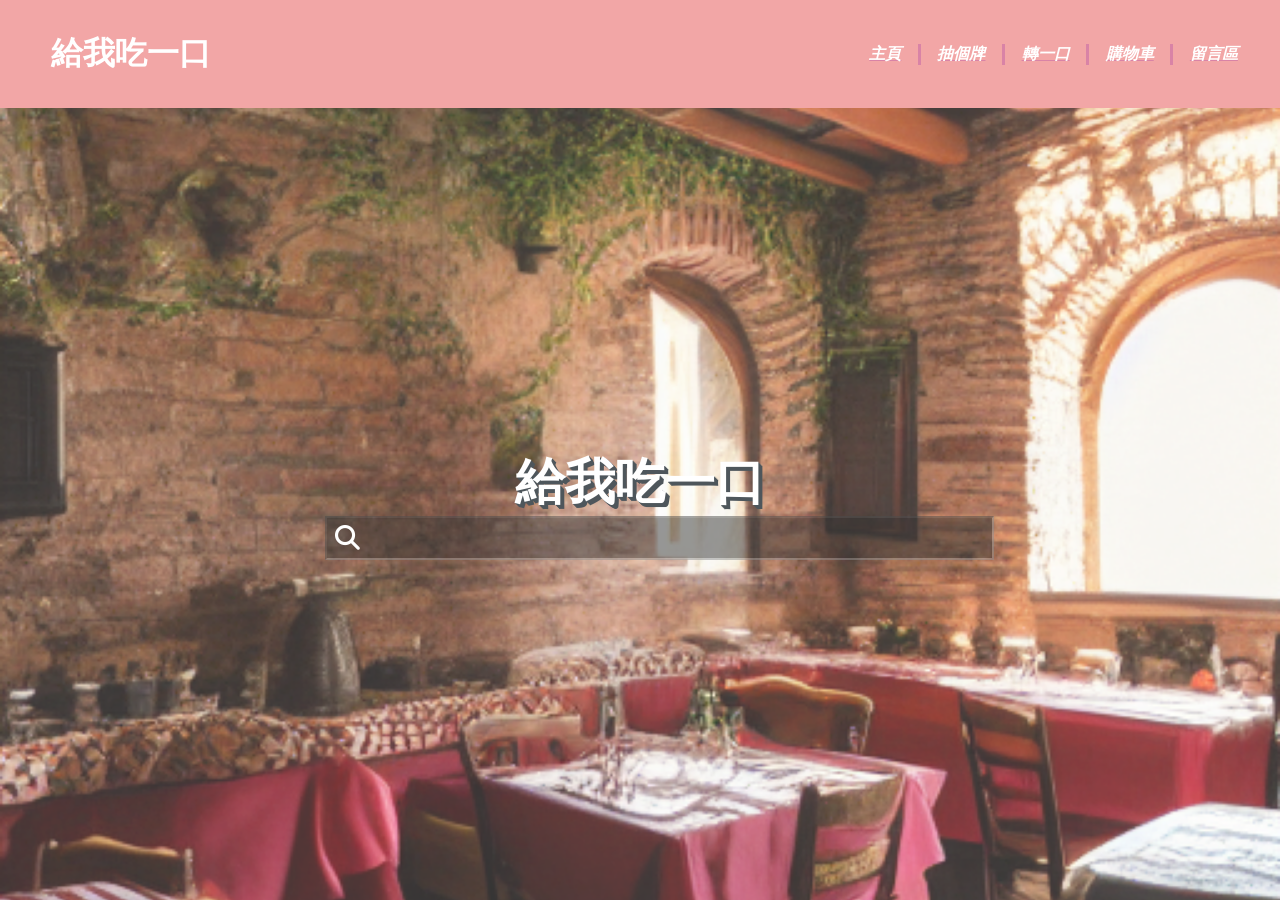
<file: index.html>
<!DOCTYPE html>
<html lang="zh-Hans">

<head>
  <meta charset="UTF-8">
  <title>Food Search</title>
  <script src="https://cdnjs.cloudflare.com/ajax/libs/jquery/3.6.0/jquery.min.js"></script>
  <link rel="stylesheet" href="./css/firstpage.css">
  <link rel="stylesheet" href="https://cdnjs.cloudflare.com/ajax/libs/font-awesome/6.5.0/css/all.min.css">
</head>

<body>
  <header id="iyp4" class="head">
    <div data-type-role="flex-row" id="i01h" class="gjs-plg-flex-row">
      <div data-type-role="flex-column" id="i6jdt" class="gjs-plg-flex-column">
        <div id="iis1i">
          <div id="i8ppd"><strong><span id="iu2tz" class="logotxt">給我吃一口</span></strong></div>
        </div>
      </div>
      <div data-type-role="flex-column" id="ivfuh" class="gjs-plg-flex-column">
        <a id="iakby" href="./recommed.html">
          <div id="igzdm" spellcheck="false">
            <div><em><span id="ikn25"><strong id="iw39j" class="shoppingbtn">留言區</strong></span></em></div>
          </div>
        </a>
        <a id="iakby" href="./choose.html">
          <div id="igzdm" spellcheck="false">
            <div><em><span id="ikn25"><strong id="iw39j" class="shoppingbtn">購物車</strong></span></em></div>
          </div>
        </a>
        <a id="iakby-2" href="./wheel.html">
          <div id="igzdm-2" spellcheck="false">
            <div id="i4f8t"><em><span id="ib2go"><strong id="ibfbk" class="Turntablebtn">轉一口</strong></span></em></div>
          </div>
        </a>
        <a id="i6uxl" href="./card.html">
          <div><span id="igrs3" spellcheck="false"><em><strong id="i2g3x" class="Carddrawbtn">抽個牌</strong></em></span>
          </div>
        </a>
        <a id="i6uxl-2" href="./index.html">
          <div><span id="igrs3-2" spellcheck="false"><em><strong id="i49sp" class="indexbtn">主頁</strong></em></span>
          </div>
        </a>
      </div>
    </div>
  </header>
  <div class="background-image">

    <div class="bg-slide"></div>
    
    <div class="wrapper">
      <h1 class="text">給我吃一口</h1>
      <div class="search">
        <i class="fa-solid fa-magnifying-glass"></i>
        <input type="text" id="text" value="">
        <div id="result"></div>
      </div>
    </div>
  </div>
</body>
<script src="./script/restaurants.js"></script>
<script src="./script/firstpage.js"></script>
<script>
  document.addEventListener("DOMContentLoaded", () => {
    let savedData = JSON.parse(localStorage.getItem("savedRestaurants")) ?? undefined;
    if (!savedData) {
      localStorage.setItem('savedRestaurants', JSON.stringify(restaurants))
    } else {
      savedData.forEach(restaurant => {
        console.log("餐廳:", restaurant.name);
        restaurant.foods.forEach(food => {
          console.log("餐點:", food.name);
        });
      });
    }
  });
</script>

</html>
</file>
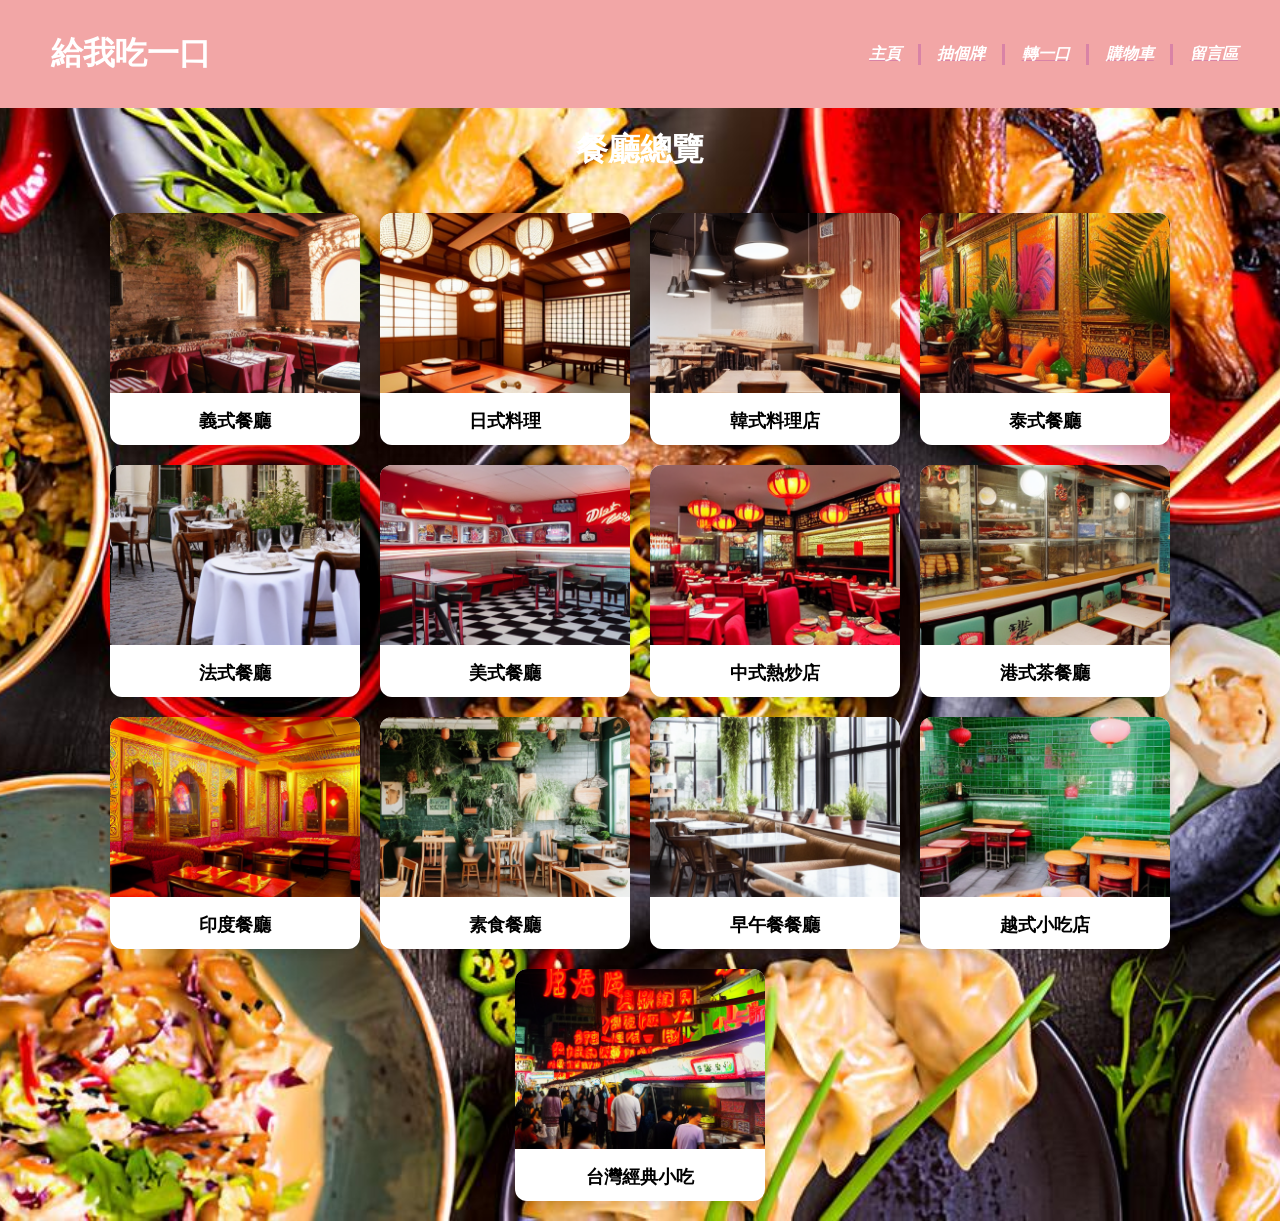
<file: choose.html>
<!DOCTYPE html>
<html lang="zh-Hant">

<head>
  <meta charset="UTF-8">
  <link rel="stylesheet" href="./css/choose.css">
  <title>餐廳總覽</title>
</head>

<body>
  <header id="iyp4" class="head">
    <div data-type-role="flex-row" id="i01h" class="gjs-plg-flex-row">
      <div data-type-role="flex-column" id="i6jdt" class="gjs-plg-flex-column">
        <div id="iis1i">
          <div id="i8ppd"><strong><span id="iu2tz" class="logotxt">給我吃一口</span></strong></div>
        </div>
      </div>
      <div data-type-role="flex-column" id="ivfuh" class="gjs-plg-flex-column">
        <a id="iakby" href="./recommed.html">
          <div id="igzdm" spellcheck="false">
            <div><em><span id="ikn25"><strong id="iw39j" class="shoppingbtn">留言區</strong></span></em></div>
          </div>
        </a>
        <a id="iakby" href="./choose.html">
          <div id="igzdm" spellcheck="false">
            <div><em><span id="ikn25"><strong id="iw39j" class="shoppingbtn">購物車</strong></span></em></div>
          </div>
        </a>
        <a id="iakby-2" href="./wheel.html">
          <div id="igzdm-2" spellcheck="false">
            <div id="i4f8t"><em><span id="ib2go"><strong id="ibfbk" class="Turntablebtn">轉一口</strong></span></em></div>
          </div>
        </a>
        <a id="i6uxl" href="./card.html">
          <div><span id="igrs3" spellcheck="false"><em><strong id="i2g3x" class="Carddrawbtn">抽個牌</strong></em></span>
          </div>
        </a>
        <a id="i6uxl-2" href="./firstpage.html">
          <div><span id="igrs3-2" spellcheck="false"><em><strong id="i49sp" class="indexbtn">主頁</strong></em></span>
          </div>
        </a>
      </div>
    </div>
  </header>
  <h1 style="text-align:center; margin-top:20px;">餐廳總覽</h1>
  <div class="restaurant-grid" id="restaurant-grid"></div>

  <script src="./script/restaurants.js"></script>
  <script src="./script/choose.js"></script>
</body>

</html>
</file>
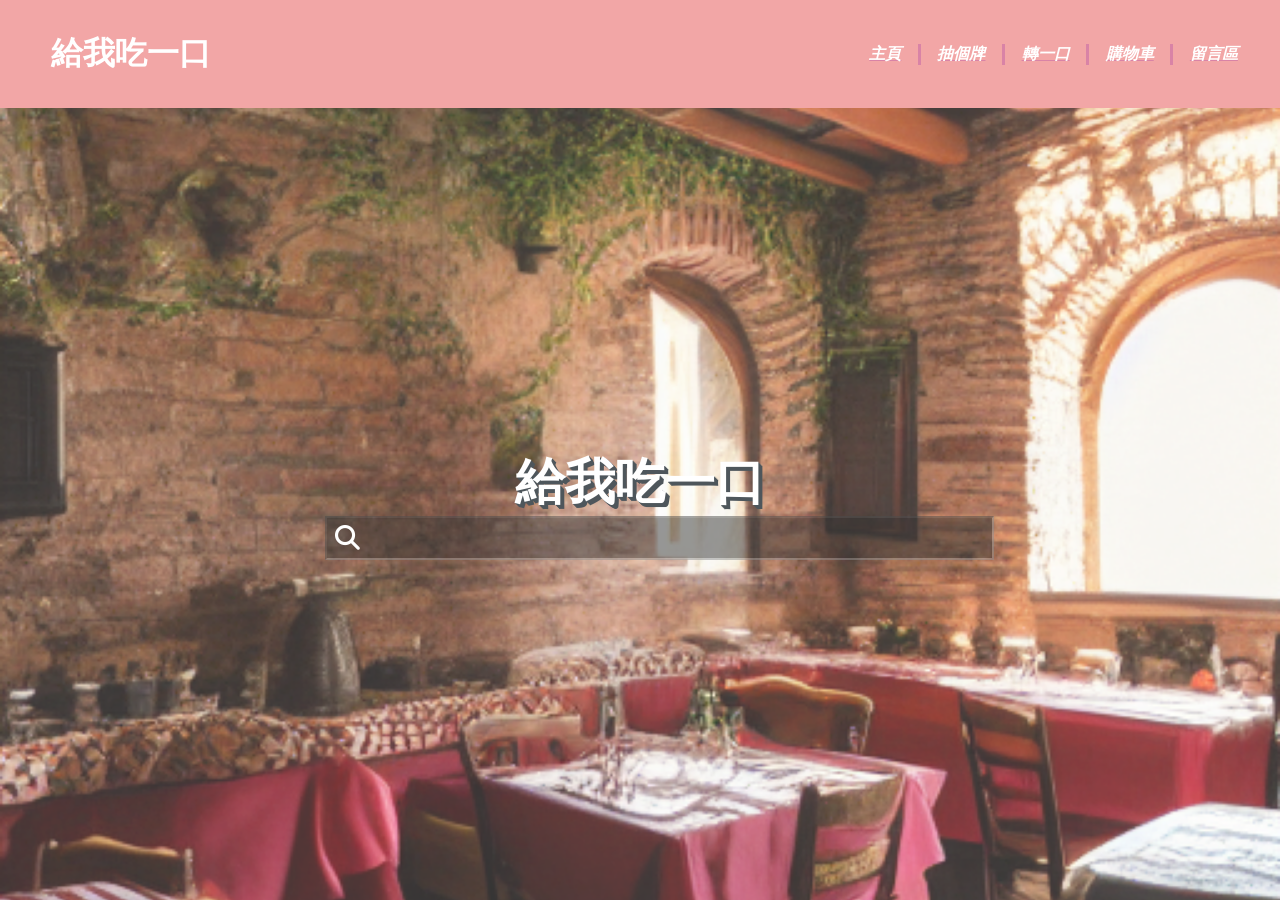
<file: firstpage.html>
<!DOCTYPE html>
<html lang="zh-Hans">

<head>
  <meta charset="UTF-8">
  <title>Food Search</title>
  <script src="https://cdnjs.cloudflare.com/ajax/libs/jquery/3.6.0/jquery.min.js"></script>
  <link rel="stylesheet" href="./css/firstpage.css">
  <link rel="stylesheet" href="https://cdnjs.cloudflare.com/ajax/libs/font-awesome/6.5.0/css/all.min.css">
</head>

<body>
  <header id="iyp4" class="head">
    <div data-type-role="flex-row" id="i01h" class="gjs-plg-flex-row">
      <div data-type-role="flex-column" id="i6jdt" class="gjs-plg-flex-column">
        <div id="iis1i">
          <div id="i8ppd"><strong><span id="iu2tz" class="logotxt">給我吃一口</span></strong></div>
        </div>
      </div>
      <div data-type-role="flex-column" id="ivfuh" class="gjs-plg-flex-column">
        <a id="iakby" href="./recommed.html">
          <div id="igzdm" spellcheck="false">
            <div><em><span id="ikn25"><strong id="iw39j" class="shoppingbtn">留言區</strong></span></em></div>
          </div>
        </a>
        <a id="iakby" href="./choose.html">
          <div id="igzdm" spellcheck="false">
            <div><em><span id="ikn25"><strong id="iw39j" class="shoppingbtn">購物車</strong></span></em></div>
          </div>
        </a>
        <a id="iakby-2" href="./wheel.html">
          <div id="igzdm-2" spellcheck="false">
            <div id="i4f8t"><em><span id="ib2go"><strong id="ibfbk" class="Turntablebtn">轉一口</strong></span></em></div>
          </div>
        </a>
        <a id="i6uxl" href="./card.html">
          <div><span id="igrs3" spellcheck="false"><em><strong id="i2g3x" class="Carddrawbtn">抽個牌</strong></em></span>
          </div>
        </a>
        <a id="i6uxl-2" href="./firstpage.html">
          <div><span id="igrs3-2" spellcheck="false"><em><strong id="i49sp" class="indexbtn">主頁</strong></em></span>
          </div>
        </a>
      </div>
    </div>
  </header>
  <div class="background-image">

    <div class="bg-slide"></div>
    
    <div class="wrapper">
      <h1 class="text">給我吃一口</h1>
      <div class="search">
        <i class="fa-solid fa-magnifying-glass"></i>
        <input type="text" id="text" value="">
        <div id="result"></div>
      </div>
    </div>
  </div>
</body>
<script src="./script/restaurants.js"></script>
<script src="./script/firstpage.js"></script>
<script>
  document.addEventListener("DOMContentLoaded", () => {
    let savedData = JSON.parse(localStorage.getItem("savedRestaurants")) ?? undefined;
    if (!savedData) {
      localStorage.setItem('savedRestaurants', JSON.stringify(restaurants))
    } else {
      savedData.forEach(restaurant => {
        console.log("餐廳:", restaurant.name);
        restaurant.foods.forEach(food => {
          console.log("餐點:", food.name);
        });
      });
    }
  });
</script>

</html>
</file>
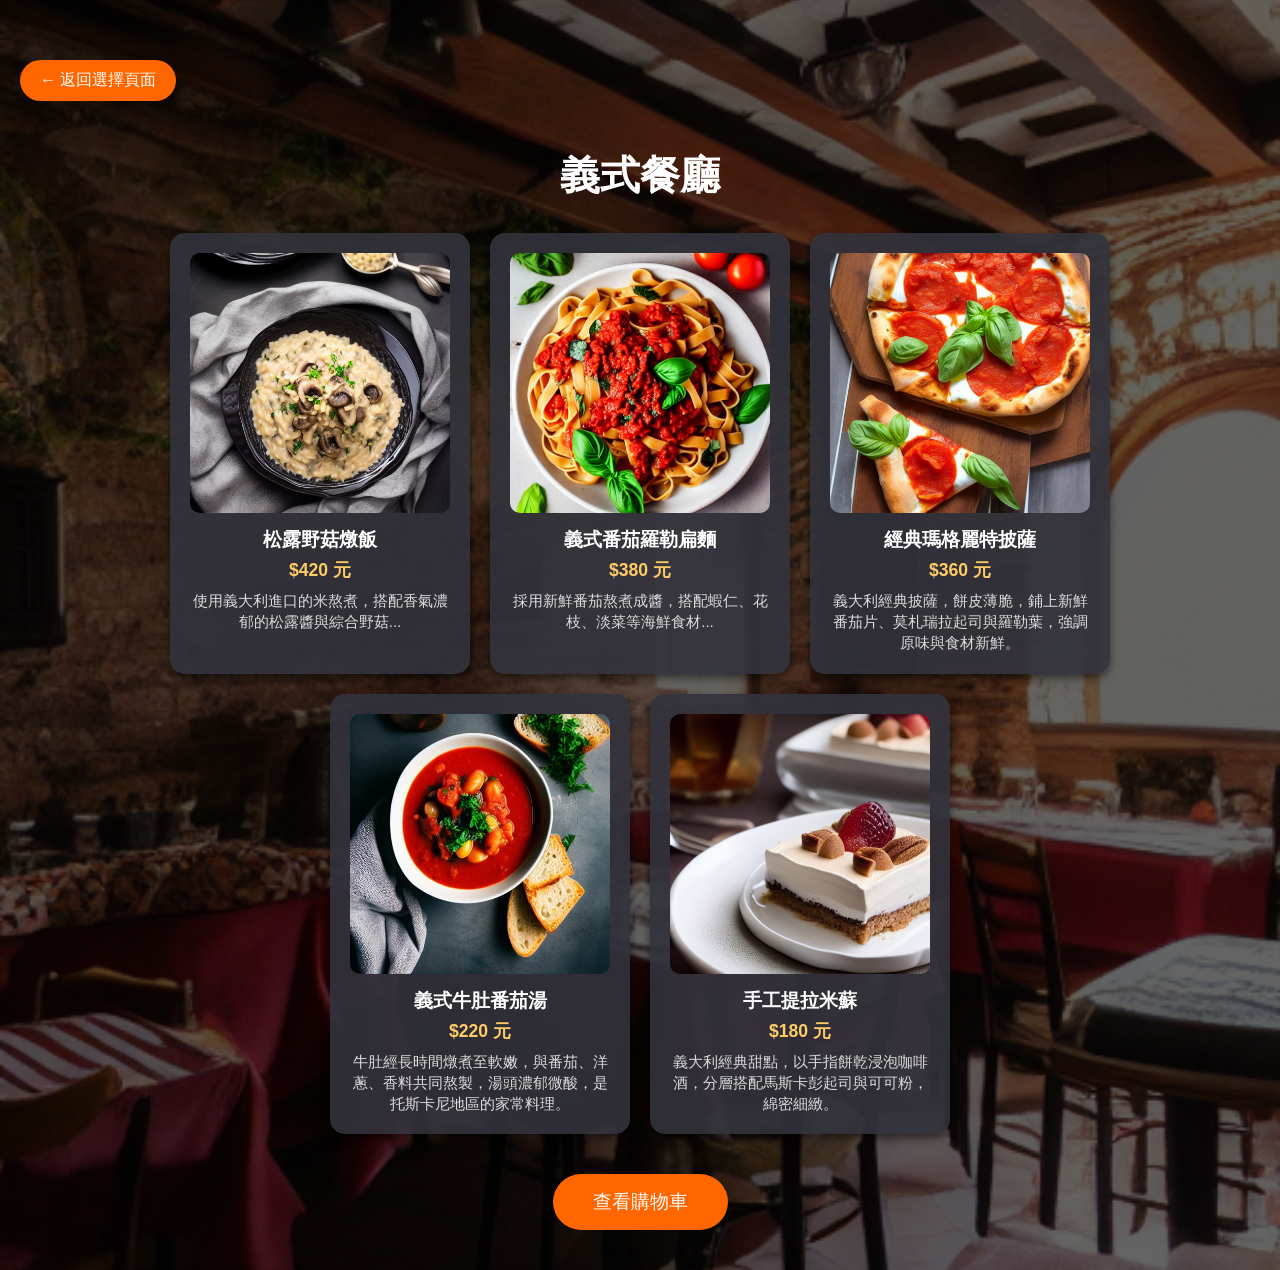
<file: food.html>
<!DOCTYPE html>
<html lang="zh-Hant">

<head>
  <meta charset="UTF-8" />
  <title>餐廳菜單與購物車</title>
  <style>
    .highlighted-food {
      border: 4px solid gold;
      box-shadow: 0 0 10px gold;
      border-radius: 10px;
    }

    .highlighted-food {
      border: 4px solid gold;
      box-shadow: 0 0 15px gold;
      border-radius: 10px;
      animation: blink 1s infinite alternate;
    }

    @keyframes blink {
      from {
        box-shadow: 0 0 10px gold;
      }

      to {
        box-shadow: 0 0 20px orange;
      }
    }
  </style>
  <link rel="stylesheet" href="./css/food.css">
</head>

<body>

  <!-- 菜單區 -->
  <div class="overlay menu-section">
    <!-- 新增：返回 choose.html 按鈕 -->
  <button class="back-to-choose" id="back-to-choose-btn">← 返回選擇頁面</button>
    <h1 id="restaurant-name">餐廳名稱</h1>
    <div class="description" id="restaurant-description">介紹文字</div>
    <div class="menu-container" id="menu-container"></div>
    <button class="checkout" id="show-cart-btn">查看購物車</button>
  </div>

  <!-- 購物車區 -->
  <div class="overlay cart-section">
    <div class="back-button" id="back-to-menu">返回</div>
    <div class="cart-menu-container" id="cart-menu-container"></div>
    <div class="total-section">
      <div class="price-label" id="total-price">價格：$0 元</div><br />
      <button class="buy-button" id="buy-button">購買</button>
    </div>
  </div>

  <script src="./script/restaurants.js"></script>
  <script src="./script/food.js"></script>
</body>

</html>



<!-- 幫我設定按下查看購物車時，網頁中間會出現一個panel -->
<!-- 我希望我的selectedRestaurant.foods.forEach能夠被點擊，被點擊之後能夠在shopcar.html出現一樣的內容 -->
<!-- 接收到來自choose.html的對應按鈕之後，會出現對應的菜單，例如choose.html選擇日式料理，會出現日式料理的菜單 -->
<!-- 我希望我的food.html的const menuContainer = document.getElementById被按下去之後
，被點選的const menuContainer = document.getElementById的資料會傳送到shopcar.html裡的createMenuItem(不是點選之後直接到shopcar.html)
，並呈現出來。
在我點選food.html的結帳時，會到shopcar.html；在我點選shopcar.html的返回時，會回到food.html -->
</file>
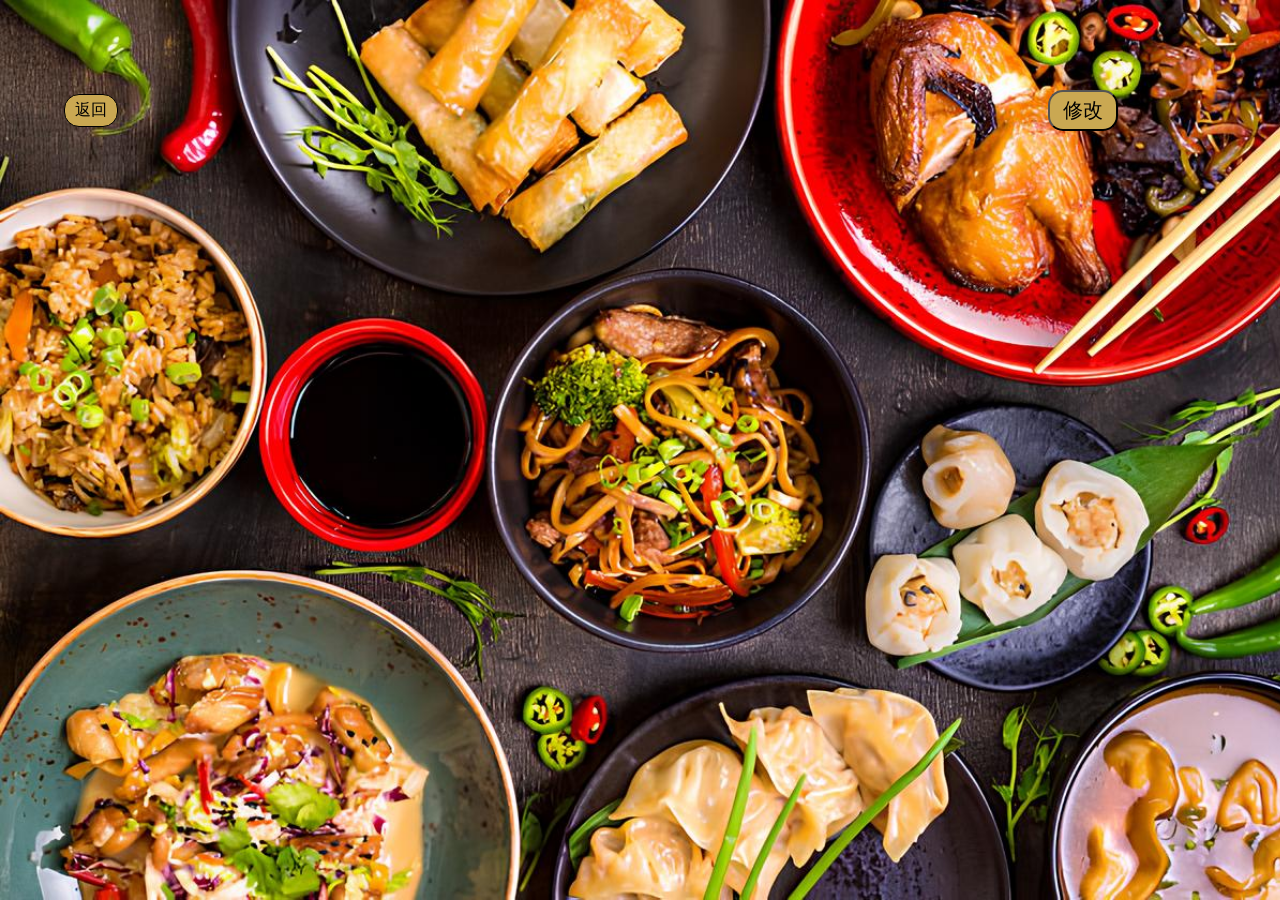
<file: menu.html>
<!DOCTYPE html>
<html lang="en">

<head>
    <meta charset="UTF-8">
    <meta name="viewport" content="width=device-width, initial-scale=1.0">
    <title>Menu</title>
    <link rel="stylesheet" href="./css/menu.css">
    <script src="https://code.jquery.com/jquery-3.7.1.min.js"
        integrity="sha256-/JqT3SQfawRcv/BIHPThkBvs0OEvtFFmqPF/lYI/Cxo=" crossorigin="anonymous"></script>
</head>

<template class="dish-template">
    <div class="dishes">
        <div class="dishes-img">
            <input type="file" class="upload-img" />
        </div>
        <div class="dishes-info">
            <div class="dishes-name">
                <input type="text" class="text" placeholder="餐點名稱" />
            </div>
            <div class="dishes-price">
                <input type="number" class="text" placeholder="價錢" />
            </div>
        </div>

    </div>
</template>
<body>

    <div class="container">
        <div class="show-page" id="show-page">
            <div class="menu-header">
                <button class="backfirst-btn" id="backfirst-btn">返回</button>
                <button class="edit-btn" id="edit-btn">修改</button>
            </div>
            <div class="menu-container" id="menuContainer"></div>
        </div>


        <div id="edit-page" style="display: none;">
            <div class="menu-header">
                <button class="edit-btn" id="show-btn">返回</button>
            </div>

            <div class="menu-container" id="edit-container">
                <div class="overlay">
                    <div class="left">
                        <h3>上傳餐廳名稱與圖片</h3>
                        <input type="file" class="upload-img" id="restaurantImage" />
                        <div class="res-name">
                            <input id="restaurantName" type="text" class="text" placeholder="餐廳名稱" />
                        </div>

                    </div>
                    <div class="right">
                        <h3>上傳餐點名稱與圖片</h4>
                            <div class="dishes-container" id="dishes-container">
                                <div class="dishes">
                                    <div class="dishes-img">
                                        <input type="file" class="upload-img" />
                                    </div>
                                    <div class="dishes-info">
                                        <div class="dishes-name">
                                            <input id="foodName" type="text" class="text" placeholder="餐點名稱" />
                                        </div>
                                        <div class="dishes-price">
                                            <input id="foodPrice" type="number" class="text" placeholder="價錢" />
                                        </div>
                                    </div>
                                </div>

                                <div class="button">
                                    <button class="add-dish" id="add-dish">增加</button>
                                    <button class="delete-dish">刪除</button>

                                </div>
                            </div>
                    </div>

                </div>
                <button class="upload" id="upload">上傳</button>
            </div>

        </div>
    </div>
    <script src="./script/restaurants.js"></script>
    <script src="./script/menu.js"></script>
</body>

</html>
</file>
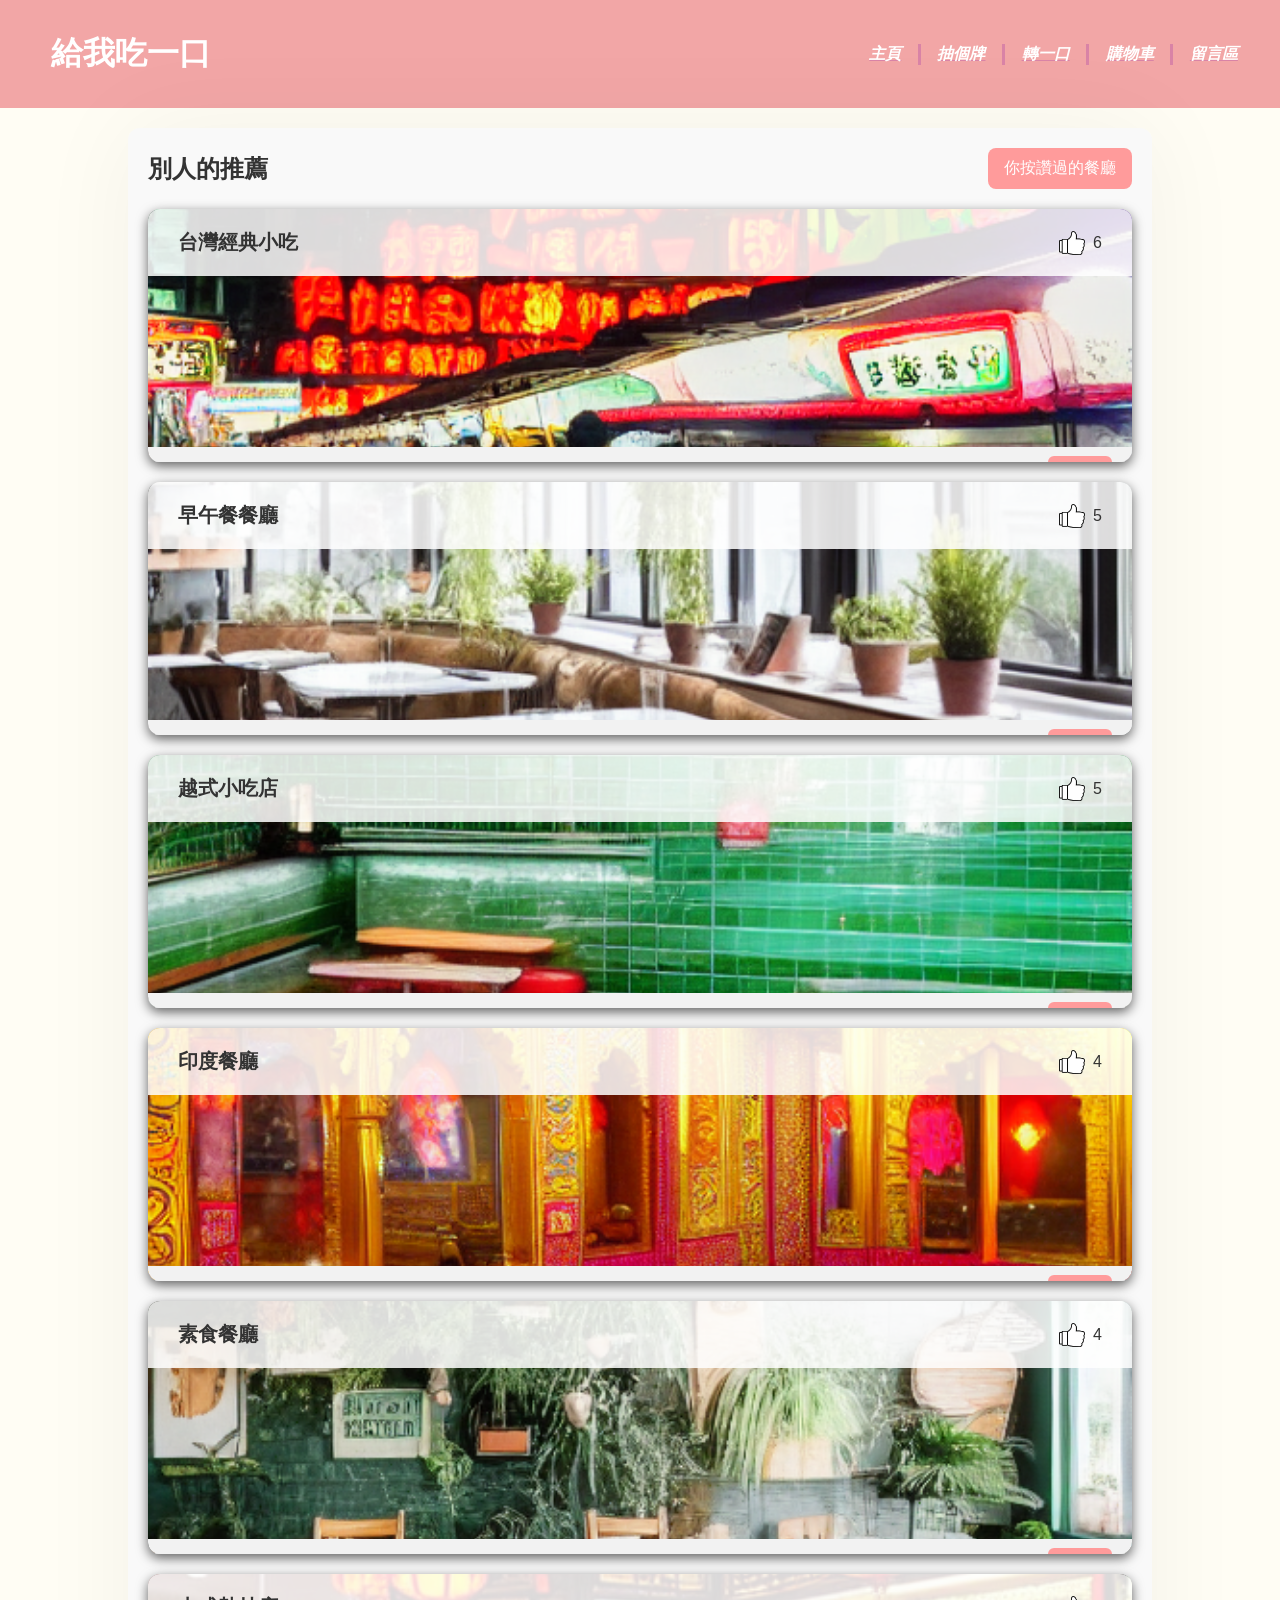
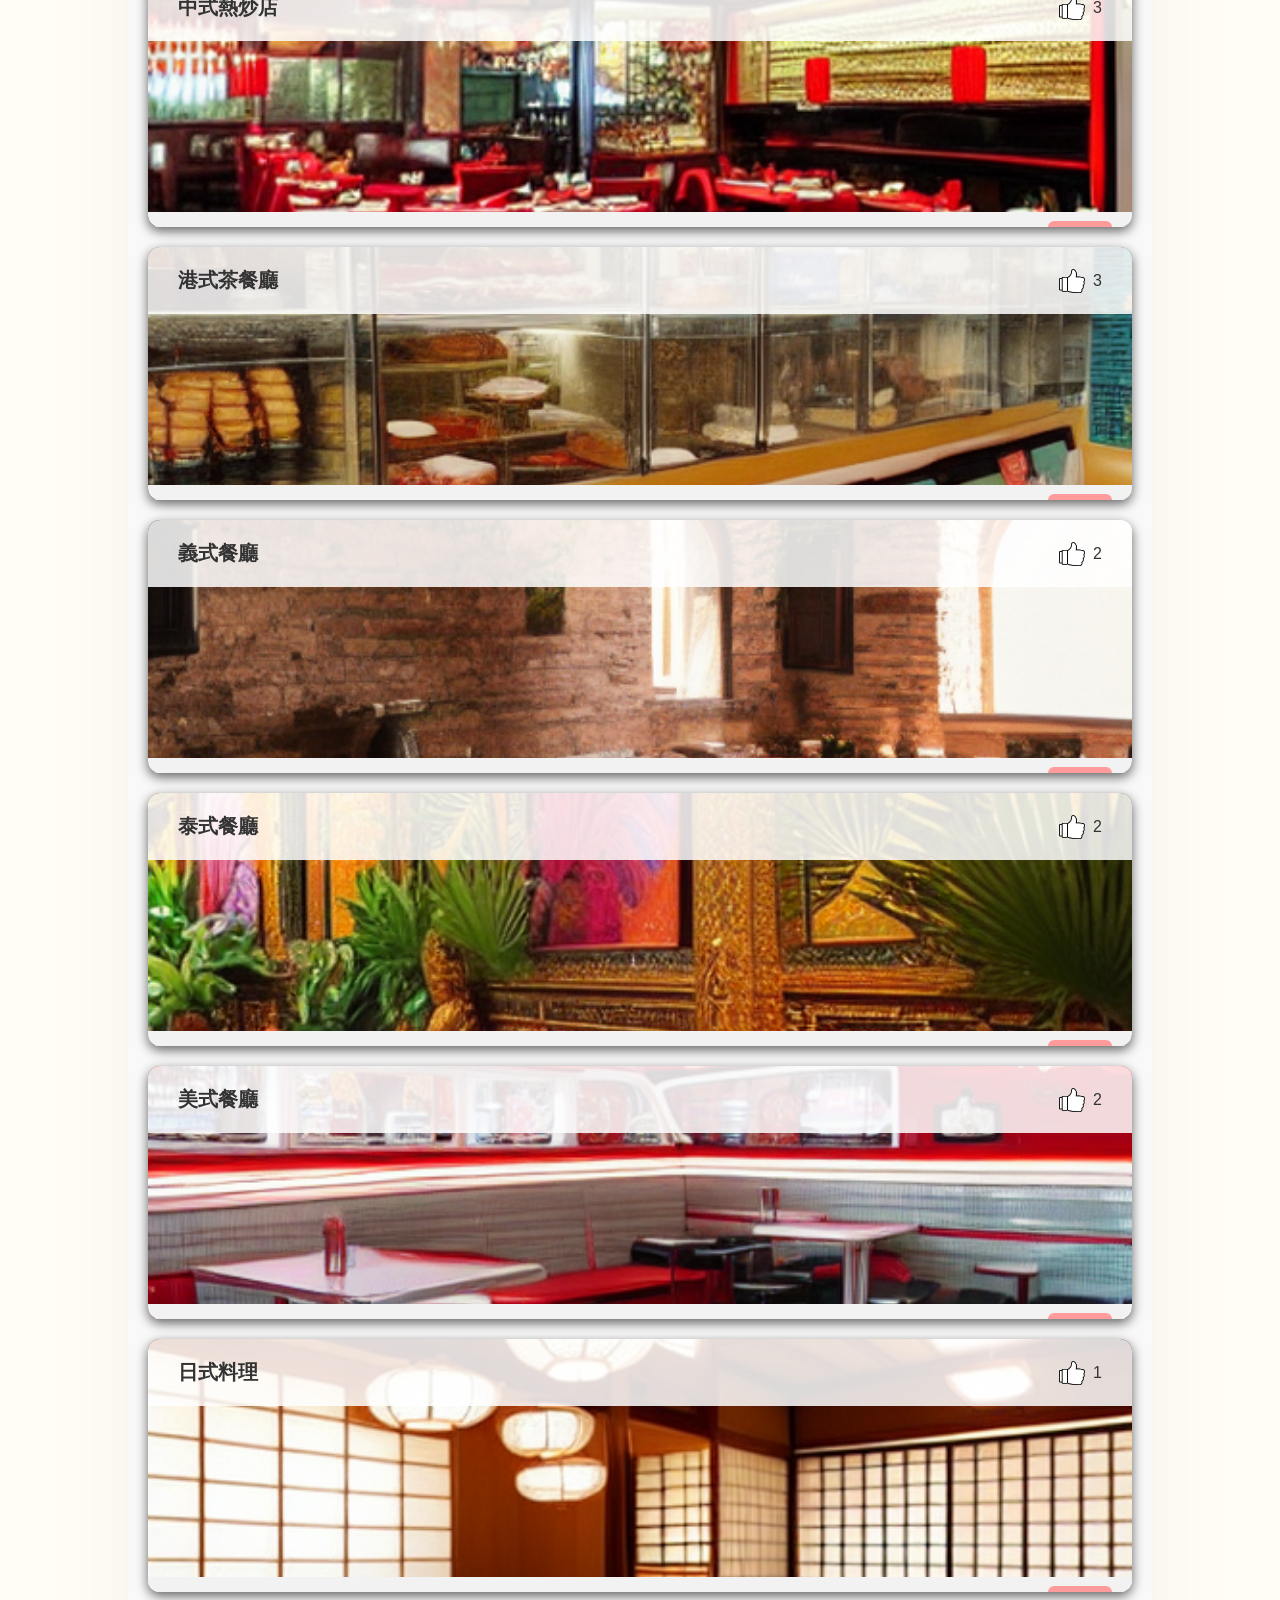
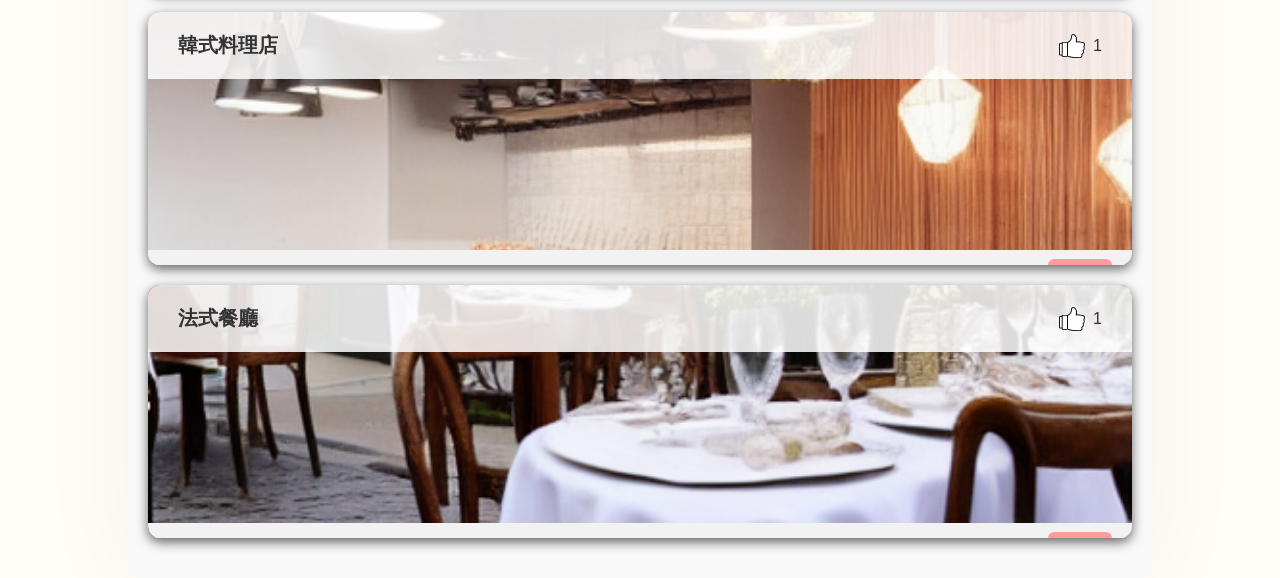
<file: recommed.html>
<!DOCTYPE html>
<html lang="en">

<head>
    <meta charset="UTF-8">
    <meta name="viewport" content="width=device-width, initial-scale=1.0">
    <link rel="stylesheet" href="./css/re.css">
    <script src="https://ajax.googleapis.com/ajax/libs/jquery/3.7.1/jquery.min.js"></script>
    <title>給我吃一口</title>
</head>

<body>
    <header id="iyp4" class="head">
        <div data-type-role="flex-row" id="i01h" class="gjs-plg-flex-row">
            <div data-type-role="flex-column" id="i6jdt" class="gjs-plg-flex-column">
                <div id="iis1i">
                    <div id="i8ppd"><strong><span id="iu2tz" class="logotxt">給我吃一口</span></strong></div>
                </div>
            </div>
            <div data-type-role="flex-column" id="ivfuh" class="gjs-plg-flex-column">
                <a id="iakby" href="./recommed.html">
                    <div id="igzdm" spellcheck="false">
                        <div><em><span id="ikn25"><strong id="iw39j" class="shoppingbtn">留言區</strong></span></em></div>
                    </div>
                </a>
                <a id="iakby" href="./choose.html">
                    <div id="igzdm" spellcheck="false">
                        <div><em><span id="ikn25"><strong id="iw39j" class="shoppingbtn">購物車</strong></span></em></div>
                    </div>
                </a>
                <a id="iakby-2" href="./wheel.html">
                    <div id="igzdm-2" spellcheck="false">
                        <div id="i4f8t"><em><span id="ib2go"><strong id="ibfbk"
                                        class="Turntablebtn">轉一口</strong></span></em></div>
                    </div>
                </a>
                <a id="i6uxl" href="./card.html">
                    <div><span id="igrs3" spellcheck="false"><em><strong id="i2g3x"
                                    class="Carddrawbtn">抽個牌</strong></em></span>
                    </div>
                </a>
                <a id="i6uxl-2" href="./firstpage.html">
                    <div><span id="igrs3-2" spellcheck="false"><em><strong id="i49sp"
                                    class="indexbtn">主頁</strong></em></span>
                    </div>
                </a>
            </div>
        </div>
    </header>
    <main>
        <div class="btnBox">
            <p>別人的推薦</p>
            <button class="openLikePage">你按讚過的餐廳</button>
        </div>
        <article>
        </article>

    </main>
</body>
<script src="./script/re.js"></script>
<script src="./script/restaurants.js"></script>

</html>
</file>
<file: css/firstpage.css>
* {
   margin: 0;
   padding: 0;
 }

 body {
   height: 100%;
   width: 100%;
 }

 .head {
   padding: 50px 50px 35px;
   height: 5vh;
 }

 .logo {
   height: 50px;
   display: block;
   margin: 0 auto;
 }

 .card {
   max-width: 700px;
   padding: 40px 45px;
   background-color: white;
   border-radius: 15px;
   margin: 0 auto;
 }

 .title {
   margin: 0;
   text-align: center;
 }

 .subtitle {
   text-align: center;
   margin: 0;
   padding: 25px 0;
 }

 .paragraph {
   line-height: 1.5;
   margin-bottom: 40px;
 }

 .link {
   color: #af4e8a;
   text-decoration: none;
   font-size: 13px;
 }

 span {
   color: white;
 }

 strong {
   color: white;
 }

 .gjs-t-h1 {
   color: var(--gjs-t-color-secondary);
   font-size: 1.5rem;
   line-height: 2.5rem;
 }

 .button {
   display: block;
   padding: 0.5rem 1rem;
   text-decoration: none;
   text-align: center;
   border-width: 0;
 }

 .gjs-t-h2 {
   color: #601843;
   font-size: 1.2rem;
   line-height: 1.75rem;
 }

 .gjs-t-button {
   background-color: var(--gjs-t-color-primary);
   color: white;
   border-radius: 0.3rem;
 }

 .gjs-t-link {
   color: var(--gjs-t-color-primary);
   text-decoration: underline;
 }

 .gjs-t-border {
   border-radius: 0.3rem;
   border-color: #e0e0e0;
 }

 #iyp4 {
   background-color: rgba(242, 166, 166, 1);
   display: flex;
   justify-content: space-around;
   align-items: center;
   padding-top: 3.5vh;
   padding-right: 2vw;
   padding-bottom: 3.5vh;
   padding-left: 2vw;
   margin-top: 0px;
   margin-right: 0px;
   margin-bottom: 0px;
   margin-left: 0px;
 }

 .gjs-plg-flex-column {
   flex-grow: 1;
 }

 .gjs-plg-flex-row {
   display: flex;
   align-items: stretch;
   flex-wrap: nowrap;
 }

 #i6jdt {
   flex-basis: 25%;
 }

 #ivfuh {
   flex-basis: 59.87%;
   display: flex;
   flex-direction: row-reverse;
 }

 #i01h {
   flex: 1 1 0%;
   align-self: center;
   justify-content: center;
   align-items: center;
 }

 #iis1i {
   padding: 0px;
 }

 #i8ppd {
   padding-left: 2vw;
   text-align: left;
 }

 #iu2tz {
   font-size: 24pt;
   font-family: arial, helvetica, sans-serif;
 }

 #iakby {
   color: #d983a6;
   align-self: center;
   border-left-style: solid;
   padding-right: 2%;
   padding-left: 2%;
 }

 #i6uxl {
   color: #d983a6;
   align-self: center;
   padding-left: 2%;
   padding-right: 2%;
   border-left-style: solid;
 }

 #igzdm {
   position: relative;
 }

 #ikn25 {
   color: rgb(0, 0, 0);
 }

 #ib2go {
   color: rgb(0, 0, 0);
 }

 #igzdm-2 {
   position: relative;
 }

 #iakby-2 {
   color: #d983a6;
   align-self: center;
   padding-right: 2%;
   padding-left: 2%;
   border-left-style: solid;
 }

 #igrs3 {
   color: rgb(0, 0, 0);
   position: relative;
 }

 #igrs3-2 {
   color: rgb(0, 0, 0);
   position: relative;
 }

 #i6uxl-2 {
   color: #d983a6;
   align-self: center;
   padding-left: 2%;
   padding-right: 2%;
 }

 /* .background-image {
   background-image: url("../imgs/bg.jpg");
   background-repeat: no-repeat;
   background-position: center center;
   background-attachment: fixed;
   background-size: cover;
   height: 88vh;
   width: 100%;

   display: flex;
   flex-direction: column;
   justify-content: center;
   align-items: center;
   opacity: 0.8;
 } */
 .background-image {
   position: relative;
   height: 88vh;
   width: 100%;
   overflow: hidden;
   display: flex;
   flex-direction: column;
   justify-content: center;
   align-items: center;
   opacity: 0.8;
 }

 .background-image .bg-slide {
   position: absolute;
   top: 0;
   left: 0;
   width: 100%;
   height: 100%;
   background-repeat: no-repeat;
   background-position: center center;
   background-size: cover;
   z-index: 0;
   opacity: 1;
 }

 .background-image .wrapper {
   position: relative;
   z-index: 1;

 }

 .wrapper {
   display: flex;
   flex-direction: column;
   align-items: center;
 }

 .text {
   /* position: absolute; 
   top: 30vh;
   left: 87vh; */
   color: white;
   font-size: 50px;
   font-family: 'Courier New', Courier, monospace;
   text-align: center;
   text-shadow:
     1px 1px #232D34,
     2px 2px #232D34,
     3px 3px #232D34,
     4px 4px #232D34;
 }

 .search {
   position: relative;
   width: 70vh;
   max-width: 90vw;
 }

 .search input {
   /* margin-top: 45vh;
   margin-left: 75vh;
   width: 70vh;
   height: 25px;
   opacity: 0.5;
   font-size: 20px; */
   width: 100%;
   height: 40px;
   opacity: 0.5;
   font-size: 20px;
   padding-left: 35px;
   background-color: rgb(0, 0, 0);
   color: white;
 }

 .search i {
   /* position: absolute;
   margin-top: 47.5vh;
   margin-left: 130vh;
   left: 50px;
   transform: translateY(-50%);
   font-size: 25px;
   z-index: 1;
   color: white; */
   position: absolute;
   left: 10px;
   top: 50%;
   transform: translateY(-50%);
   font-size: 25px;
   z-index: 1;
   color: white;
 }

 #result {

   /* position: absolute;
   top: 100%;
   left: 35%;
   width: 67vh;
   background: white;
   border: 1px solid #ccc;
   border-radius: 5px;
   box-shadow: 0 4px 8px rgba(0, 0, 0, 0.1);
   padding: 10px;
   display: none;
   z-index: 5;
   font-size: 20px;
   opacity: 0.5; */

   position: absolute;
   top: 100%;
   left: 0;
   width: 100%;
   background: white;
   border: 1px solid #ccc;
   border-radius: 5px;
   box-shadow: 0 4px 8px rgba(0, 0, 0, 0.1);
   padding: 10px;
   display: none;
   z-index: 5;
   font-size: 20px;
   opacity: 0.5;

 }

 #result p {
   cursor: pointer;
   /* Khi di chuột vào sẽ hiện thành mũi tên tay */
   padding: 8px;
   transition: background-color 0.2s ease;
 }

 /* Khi di chuột vào */
 #result p:hover {
   background-color: rgba(83, 71, 71, 0.2);
   /* Màu hơi đổi nhẹ */
 }

 /* Khi đang nhấn chuột */
 #result p:active {
   background-color: rgba(83, 71, 71, 0.2);
   /* Màu đậm hơn khi nhấn */
 }
</file>
<file: css/choose.css>
body {
  margin: 0;
  font-family: sans-serif;
  background-color: #f9f9f9;
  background-image: url("../imgs/bg.jpg");
  background-size: cover;
  background-position: center;
}

.restaurant-grid {
  display: flex;
  flex-wrap: wrap;
  justify-content: center;
  padding: 20px;
  gap: 20px;
}

.restaurant-card {
  width: 250px;
  border-radius: 12px;
  overflow: hidden;
  box-shadow: 0 4px 10px rgba(0, 0, 0, 0.1);
  background-color: #fff;
  text-align: center;
  transition: transform 0.2s;
}

.restaurant-card:hover {
  transform: scale(1.03);
}

.restaurant-card img {
  width: 100%;
  height: 180px;
  object-fit: cover;
}

.restaurant-name {
  padding: 12px;
  font-size: 18px;
  font-weight: bold;
}

h1 {
  color: white;
}

.head {
  padding: 50px 50px 35px;
  height: 5vh;
}

.logo {
  height: 50px;
  display: block;
  margin: 0 auto;
}

.card {
  max-width: 700px;
  padding: 40px 45px;
  background-color: white;
  border-radius: 15px;
  margin: 0 auto;
}

.title {
  margin: 0;
  text-align: center;
}

.subtitle {
  text-align: center;
  margin: 0;
  padding: 25px 0;
}

.paragraph {
  line-height: 1.5;
  margin-bottom: 40px;
}

.link {
  color: #af4e8a;
  text-decoration: none;
  font-size: 13px;
}

span {
  color: white;
}

strong {
  color: white;
}

.gjs-t-h1 {
  color: var(--gjs-t-color-secondary);
  font-size: 1.5rem;
  line-height: 2.5rem;
}

.button {
  display: block;
  padding: 0.5rem 1rem;
  text-decoration: none;
  text-align: center;
  border-width: 0;
}

.gjs-t-h2 {
  color: #601843;
  font-size: 1.2rem;
  line-height: 1.75rem;
}

.gjs-t-button {
  background-color: var(--gjs-t-color-primary);
  color: white;
  border-radius: 0.3rem;
}

.gjs-t-link {
  color: var(--gjs-t-color-primary);
  text-decoration: underline;
}

.gjs-t-border {
  border-radius: 0.3rem;
  border-color: #e0e0e0;
}

#iyp4 {
  background-color: rgba(242, 166, 166, 1);
  display: flex;
  justify-content: space-around;
  align-items: center;
  padding-top: 3.5vh;
  padding-right: 2vw;
  padding-bottom: 3.5vh;
  padding-left: 2vw;
  margin-top: 0px;
  margin-right: 0px;
  margin-bottom: 0px;
  margin-left: 0px;
}

.gjs-plg-flex-column {
  flex-grow: 1;
}

.gjs-plg-flex-row {
  display: flex;
  align-items: stretch;
  flex-wrap: nowrap;
}

#i6jdt {
  flex-basis: 25%;
}

#ivfuh {
  flex-basis: 59.87%;
  display: flex;
  flex-direction: row-reverse;
}

#i01h {
  flex: 1 1 0%;
  align-self: center;
  justify-content: center;
  align-items: center;
}

#iis1i {
  padding: 0px;
}

#i8ppd {
  padding-left: 2vw;
  text-align: left;
}

#iu2tz {
  font-size: 24pt;
  font-family: arial, helvetica, sans-serif;
}

#iakby {
  color: #d983a6;
  align-self: center;
  border-left-style: solid;
  padding-right: 2%;
  padding-left: 2%;
}

#i6uxl {
  color: #d983a6;
  align-self: center;
  padding-left: 2%;
  padding-right: 2%;
  border-left-style: solid;
}

#igzdm {
  position: relative;
}

#ikn25 {
  color: rgb(0, 0, 0);
}

#ib2go {
  color: rgb(0, 0, 0);
}

#igzdm-2 {
  position: relative;
}

#iakby-2 {
  color: #d983a6;
  align-self: center;
  padding-right: 2%;
  padding-left: 2%;
  border-left-style: solid;
}

#igrs3 {
  color: rgb(0, 0, 0);
  position: relative;
}

#igrs3-2 {
  color: rgb(0, 0, 0);
  position: relative;
}

#i6uxl-2 {
  color: #d983a6;
  align-self: center;
  padding-left: 2%;
  padding-right: 2%;
}
</file>
<file: css/food.css>
body {
  margin: 0;
  font-family: "Arial", sans-serif;
  background-size: cover;
  background-position: center;
  color: white;
}

.overlay {
  background-color: rgba(0, 0, 0, 0.6);
  padding: 40px 20px;
  min-height: 100vh;
  position: relative;
}

h1 {
  text-align: center;
  font-size: 2.5em;
  margin-bottom: 10px;
}

.description {
  text-align: center;
  max-width: 800px;
  margin: 0 auto 30px;
  font-size: 1.1em;
  line-height: 1.6em;
  color: #f0f0f0;
}

/* 菜單部分 */
.menu-container {
  display: flex;
  flex-wrap: wrap;
  justify-content: center;
  gap: 20px;
  max-width: 1000px;
  margin: 0 auto;
}

.menu-item {
  background-color: rgba(50, 50, 60, 0.9);
  border-radius: 15px;
  padding: 20px;
  width: 260px;
  box-shadow: 0 4px 8px rgba(0, 0, 0, 0.5);
  text-align: center;
  cursor: pointer;
  transition: transform 0.2s;
}

.menu-item:hover {
  transform: scale(1.03);
}

.menu-item img {
  width: 100%;
  border-radius: 10px;
}

.item-title {
  font-weight: bold;
  margin: 10px 0 5px;
  font-size: 1.2em;
}

.item-price {
  font-size: 1.1em;
  font-weight: bold;
  color: #ffcc66;
  margin-bottom: 8px;
}

.item-description {
  font-size: 0.95em;
  color: #dddddd;
  line-height: 1.4em;
}

.checkout {
  display: block;
  margin: 40px auto 0;
  padding: 15px 40px;
  background-color: #ff6600;
  color: white;
  font-size: 1.2em;
  border: none;
  border-radius: 30px;
  cursor: pointer;
  text-decoration: none;
  text-align: center;
  width: fit-content;
}

/* 購物車部分 */
.cart-section {
  display: none;
}

.back-button {
  display: flex;
  align-items: center;
  background-color: #ff6600;
  border-radius: 25px;
  padding: 10px 20px;
  width: 100px;
  font-size: 1.1em;
  margin-bottom: 20px;
  cursor: pointer;
  user-select: none;
}

.back-button::before {
  content: "←";
  margin-right: 10px;
  font-weight: bold;
}

.cart-menu-container {
  display: flex;
  flex-direction: column;
  gap: 20px;
  max-width: 400px;
  margin: 0 auto;
}

.cart-menu-item {
  background-color: rgba(50, 50, 60, 0.9);
  border-radius: 15px;
  padding: 15px;
  display: flex;
  flex-direction: column;
  align-items: center;
  text-align: center;
  box-shadow: 0 4px 8px rgba(0, 0, 0, 0.5);
}

.cart-menu-item img {
  width: 100%;
  border-radius: 10px;
  max-width: 220px;
}

.item-desc {
  font-size: 0.9em;
  color: #ccc;
  margin-bottom: 10px;
}

.quantity-controls {
  display: flex;
  align-items: center;
  justify-content: center;
  gap: 20px;
  margin-top: 10px;
}

.quantity-controls button {
  width: 30px;
  height: 30px;
  border: none;
  background-color: #ff6600;
  color: white;
  font-size: 1.5em;
  border-radius: 50%;
  cursor: pointer;
  user-select: none;
}

.quantity {
  font-size: 1.2em;
  width: 30px;
  text-align: center;
  display: inline-block;
}

.total-section {
  text-align: center;
  margin-top: 30px;
}

.price-label {
  background-color: #ff6600;
  border-radius: 25px;
  padding: 8px 20px;
  font-size: 1.1em;
  margin-bottom: 10px;
  display: inline-block;
}

.buy-button {
  background-color: #ff6600;
  color: white;
  padding: 15px 40px;
  font-size: 1.2em;
  border: none;
  border-radius: 30px;
  cursor: pointer;
}

.back-to-choose {
  display: inline-block;
  margin: 20px 0;
  padding: 10px 20px;
  background-color: #ff6600;
  color: white;
  font-size: 1em;
  border: none;
  border-radius: 25px;
  cursor: pointer;
}

.back-to-choose:hover {
  opacity: 0.9;
}
</file>
<file: css/menu.css>
* {
    margin: 0;
    padding: 0;
}

body {
    background-image: url('../imgs/bg.jpg');
    background-size: cover;
    background-attachment: fixed;
    font-family: sans-serif;
    background-color: white;

}



.container {

    background-repeat: no-repeat;
    background-position: center center;
    height: 100%;
    width: 100%;
    color: aliceblue;

    /* min-height: 100vh;
    display: flex;
    justify-content: center;
    align-items: flex-start;
    padding: 40px 20px; */

}

.show-page .menu-header {
    width: 100%;
    display: flex;
    justify-content:space-between;
    align-items: center;
    margin-bottom: 20px;
}

.tag {

    background: #c9ae6c;
    padding: 5px 10px;
    border-radius: 5px;
    margin-top: 10vh;
    margin-left: 40vh;
    font-size: 30px;
}

.edit-btn {

    background: #caa852;
    width: 70px;
    height: fit-content;
    padding: 5px 10px;
    border-radius: 15px;
    cursor: pointer;
    margin-top: 10vh;
    font-size: 20px;
    margin-right: 18vh;
    font-family: serif;
}

.menu-container {
    padding: 20px;
    height: fit-content;
}


.overlay {
    display: flex;
    flex-wrap: wrap;
    gap: 2vh;
    width: 100%;
    height: 100%;
    max-width: 70VW;
    padding: 20px;
    background: #873e23;
    border-radius: 10px;
    padding-bottom: 3vh;
}

.left,
.right {
    flex: 1 1 300px;
    background: #ebcaa3;
    border-radius: 10px;
    padding: 6vh;
}

.left {
    margin-bottom: 3vh;
    padding-bottom: 10vh;
}

.left img {

    width: 70%;
    margin-left: 35px;
    margin-top: 20px;
    border-radius: 10px;

}

.res-name {

    width: 70%;
    height: 5vh;
    background-color: #844a4a;
    /* margin-left: 35px;
    margin-top: 5px; */
    display: flex;
    align-items: center;
    justify-content: center;
    border-radius: 4px;
}

.upload-img {

    width: 80%;
    height: 70%;
    margin-left: 30px;
    margin-top: 10px;

}

/* .right {

    width: 50%;
    padding: 20px;
    background-color: #ebcaa3;
    margin: 10px;
    border-radius: 10px;
    align-items: center;
    flex: 1;
    overflow-y: auto;

} */

button.delete-dish {

    background-color: #d9534f;
    color: white;

    border-radius: 5px;
    cursor: pointer;
    width: 60px;
    height: 35px;
}


.dish-template .dishes {

    display: flex;

    align-items: center;
    gap: 10px;
    margin-top: 20px;
    margin-bottom: 10px;
}

.dishes {

    display: flex;

    align-items: center;
    gap: 10px;
    margin-top: 20px;
    margin-bottom: 10px;
}


.dish-template.dishes-img {
    width: 100%;
    height: 100px;
    object-fit: cover;
    border-radius: 10px;
    margin-left: 0px;
}

.dishes-img {
    width: 100%;
    height: 100px;
    object-fit: cover;
    border-radius: 10px;
    margin-left: 0px;
}

.dish-template.dishes-info {

    margin-bottom: 30px;
    margin-top: 30px;
    display: flex;

    flex-direction: column;
    justify-content: center;
    gap: 5px;
}

.dishes-info {

    margin-bottom: 30px;
    margin-top: 30px;
    display: flex;

    flex-direction: column;
    justify-content: center;
    gap: 5px;
}


.dishes-name {
    background-color: #063970;
    height: 30px;
    width: 150px;
    text-align: center;
    border-radius: 10px;
    display: flex;
    align-items: center;
    justify-content: center;
}

.dishes-price {
    width: 150px;
    height: 30px;
    text-align: center;
    background-color: rgb(77, 24, 51);
    border-radius: 10px;
    color: white;
    display: flex;
    align-items: center;
    justify-content: center;
}

.text {
    width: 90%;
    text-align: center;
}

.restaurant-section {
    margin-bottom: 40px;
    padding: 40px;
    margin-left: 70px;
    position: relative;
}

.button {
    display: flex;
}

button.add-dish {

    margin-left: 20vh;
    width: 60px;
    height: 25px;
    background-color: #76b5c5;
    border-radius: 5px;
    cursor: pointer;
    color: white;
}

button.delete-dish {

    margin-left: 20vh;
    width: 60px;
    height: 25px;
    background-color: #c64d4f;
    border-radius: 5px;
    cursor: pointer;
    color: white;
}


.upload {
    margin-top: 25px;
    align-self: flex-end;
    width: 90px;
    height: 38px;
    border-radius: 6px;
    background: #76b5c5;
    color: #fff;
    cursor: pointer;
}

.restaurant-title {
    background-color: rgba(53, 33, 33, 0.8);
    padding: 12px 12px;
    font-size: 20px;
    font-weight: bold;
    display: inline-block;
    border-radius: 15px;
    border-color: black;
    margin-bottom: 15px;
    color: aliceblue;
    font-family: 'Trebuchet MS', 'Lucida Sans Unicode', 'Lucida Grande', 'Lucida Sans', Arial, sans-serif;
}

.menu-grid {
    display: flex;
    flex-wrap: wrap;
    gap: 30px;
    justify-content: left;
    /* 讓多餘空間平均分佈 */
}

.menu-item {
    width: 150px;
    background-color: #844a4a;
    border-radius: 10px;
    padding: 10px;
    text-align: center;

}

.menu-item img {
    width: 95%;
    height: 90%;
    height: auto;
    border-radius: 8px;
}

.item-info {
    margin-top: 5px;
    display: flex;
    justify-content: space-between;
    font-size: 15px;
    font-family: 'Trebuchet MS', 'Lucida Sans Unicode', 'Lucida Grande', 'Lucida Sans', Arial, sans-serif;
}

#edit-page {
    position: relative;
    display: flex;
    flex-direction: column;
    align-items: center;
    padding-top: 5vh;
}

#edit-page .menu-header {
    position: absolute;
    top: 2vh;
    right: 2vh;
}
.backfirst-btn {
    margin-top: 10vh;
    margin-left: 5vw;
    background-color: #caa852;
    border-radius: 15px;
    border: solid 1px black;
    padding: 5px 10px;
    font-size: 16px;
    cursor: pointer;
}
</file>
<file: css/re.css>
* {
    box-sizing: border-box;
    margin: 0;
    padding: 0;
}

html,
body {
    height: 100%;
    width: 100%;
    background-color: #FFFDF4;
    font-family: 'Segoe UI', sans-serif;
    color: #333;
}

.head {
    padding: 50px 50px 35px;
    height: 12vh;
}

.logo {
    height: 50px;
    display: block;
    margin: 0 auto;
}

.card {
    max-width: 700px;
    padding: 40px 45px;
    background-color: white;
    border-radius: 15px;
    margin: 0 auto;
}

.title {
    margin: 0;
    text-align: center;
}

.subtitle {
    text-align: center;
    margin: 0;
    padding: 25px 0;
}

.paragraph {
    line-height: 1.5;
    margin-bottom: 40px;
}

.link {
    color: #af4e8a;
    text-decoration: none;
    font-size: 13px;
}

span {
    color: white;
}

strong {
    color: white;
}

.gjs-t-h1 {
    color: var(--gjs-t-color-secondary);
    font-size: 1.5rem;
    line-height: 2.5rem;
}

.button {
    display: block;
    padding: 0.5rem 1rem;
    text-decoration: none;
    text-align: center;
    border-width: 0;
}

.gjs-t-h2 {
    color: #601843;
    font-size: 1.2rem;
    line-height: 1.75rem;
}

.gjs-t-button {
    background-color: var(--gjs-t-color-primary);
    color: white;
    border-radius: 0.3rem;
}

.gjs-t-link {
    color: var(--gjs-t-color-primary);
    text-decoration: underline;
}

.gjs-t-border {
    border-radius: 0.3rem;
    border-color: #e0e0e0;
}

#iyp4 {
    background-color: rgba(242, 166, 166, 1);
    display: flex;
    justify-content: space-around;
    align-items: center;
    padding-top: 3.5vh;
    padding-right: 2vw;
    padding-bottom: 3.5vh;
    padding-left: 2vw;
    margin-top: 0px;
    margin-right: 0px;
    margin-bottom: 0px;
    margin-left: 0px;
}

.gjs-plg-flex-column {
    flex-grow: 1;
}

.gjs-plg-flex-row {
    display: flex;
    align-items: stretch;
    flex-wrap: nowrap;
}

#i6jdt {
    flex-basis: 25%;
}

#ivfuh {
    flex-basis: 59.87%;
    display: flex;
    flex-direction: row-reverse;
}

#i01h {
    flex: 1 1 0%;
    align-self: center;
    justify-content: center;
    align-items: center;
}

#iis1i {
    padding: 0px;
}

#i8ppd {
    padding-left: 2vw;
    text-align: left;
}

#iu2tz {
    font-size: 24pt;
    font-family: arial, helvetica, sans-serif;
}

#iakby {
    color: #d983a6;
    align-self: center;
    border-left-style: solid;
    padding-right: 2%;
    padding-left: 2%;
}

#i6uxl {
    color: #d983a6;
    align-self: center;
    padding-left: 2%;
    padding-right: 2%;
    border-left-style: solid;
}

#igzdm {
    position: relative;
}

#ikn25 {
    color: rgb(0, 0, 0);
}

#ib2go {
    color: rgb(0, 0, 0);
}

#igzdm-2 {
    position: relative;
}

#iakby-2 {
    color: #d983a6;
    align-self: center;
    padding-right: 2%;
    padding-left: 2%;
    border-left-style: solid;
}

#igrs3 {
    color: rgb(0, 0, 0);
    position: relative;
}

#igrs3-2 {
    color: rgb(0, 0, 0);
    position: relative;
}

#i6uxl-2 {
    color: #d983a6;
    align-self: center;
    padding-left: 2%;
    padding-right: 2%;
}

main {
    width: 80%;
    margin: 20px auto;
    padding: 20px;
    background-color: #F9F9F9;
    border-radius: 12px;
    box-shadow: 0 0 100px rgba(0, 0, 0, 0.05);
}

.btnBox p {
    font-size: 1.5rem;
    font-weight: bold;
}

.btnBox {
    display: flex;
    justify-content: space-between;
    align-items: center;
    margin-bottom: 20px;
}

.textBntBox {
    background-color: rgb(242, 242, 242);
    padding: 10px 20px;
    margin-top: 19vh;
    width: 100%;
    height: 6vh;
    display: flex;
    align-items: center;
    gap: 10px;
    flex-direction: row-reverse;
}

.btnBox button {
    background-color: #FF9B9B;
    color: white;
    border: none;
    padding: 10px 16px;
    font-size: 1rem;
    border-radius: 8px;
    cursor: pointer;
    transition: background-color 0.3s ease;
}

.btnBox button:hover {
    background-color: #F56A6A;
}

article {

    background: #fff;
    border-radius: 12px;
    overflow: hidden;
    box-shadow: 0 4px 12px rgba(0, 0, 0, 0.61);
    margin-bottom: 20px;
}

.nameBox {

    background-color: rgba(255, 255, 255, 0.85);
    padding: 10px 20px;
    display: flex;
    justify-content: space-between;
    align-items: center;
}

.name {
    font-size: 1.25rem;
    font-weight: bold;
}

.nameBox div {
    width: 50%;
    height: 100%;
    display: flex;
    align-items: center;
    padding: 10px;
}



.stars {
    display: flex;
    justify-content: flex-end;
    align-items: center;
    gap: 8px;
}

.textNum {
    background-color: rgb(254, 163, 163);
    padding: 3px;
    border-radius: 3px;
}

.likeBtn {
    height: 24px;
    transition: transform 0.2s ease;
    cursor: pointer;
}

.likeBtn:hover {
    transform: scale(1.3);
}

.likeBtn.liked {
    filter: hue-rotate(160deg) brightness(0.5);
    transform: scale(1.4);
}

.textOpen {
    background-color: #FF9B9B;
    color: white;
    padding: 8px 16px;
    font-size: 1rem;
    font-weight: bold;
    border: none;
    border-radius: 6px;
    cursor: pointer;
    transition: background-color 0.3s ease, transform 0.2s ease;
}

.textContainer {
    padding-left: 5vw;
    padding-right: 5vw;
    padding-bottom: 2vh;
    padding-top: 2vh;
    background-color: #dbdada;
    border-top: 1px solid #ddd;
}

.bgBox {
    height: 253px;
    background-position: center;
    background-size: cover;
    border-bottom: 1px solid #ddd;
    position: relative;
}

.textcontentBox {
    border-bottom: 1px solid #000000;
    padding: 10px 0;
}

.addTextBox {
    margin-top: 10px;

}

.addTextBox input {
    width: 100%;
    padding: 10px;
    font-size: 1rem;
    margin-bottom: 10px;
    border-radius: 6px;
    border: 1px solid #ccc;
}

.submitText {
    padding: 8px 12px;
    background-color: #FA7070;
    color: white;
    border: none;
    border-radius: 6px;
    cursor: pointer;
    transition: background-color 0.2s ease;
}

.submitText:hover {
    background-color: #d65050;
}

.likedPage {
    position: absolute;
    width: 60%;
    height: 100%;
    background-color: aliceblue;
    top: 0;
    left: 20%;
    border: 1px solid;
    display: flex;
    flex-direction: column;
    padding: 10px;

}

.likeBox {
    width: 100%;
    height: 120px;
    border: 1px solid;
    margin-top: 10px;
}

.closeLikePage {
    position: absolute;
    top: 0;
    right: 0;
    font-size: 110%;
    padding: 3px;
}

.lpnc {
    position: relative;
    width: 100%;
    height: 30px;
    text-align: center;
}

.lpnc p {
    font-size: 110%;
    font-weight: 110%;
}

.likeBtn.liked {
    filter: hue-rotate(160deg) brightness(0.4);
    /* 讓按讚變色 */
    transform: scale(1.2);
    /* 稍微放大 */
    transition: 0.2s;
}

.textNum {
    border-radius: 10px;
    color: white;
}
</file>
